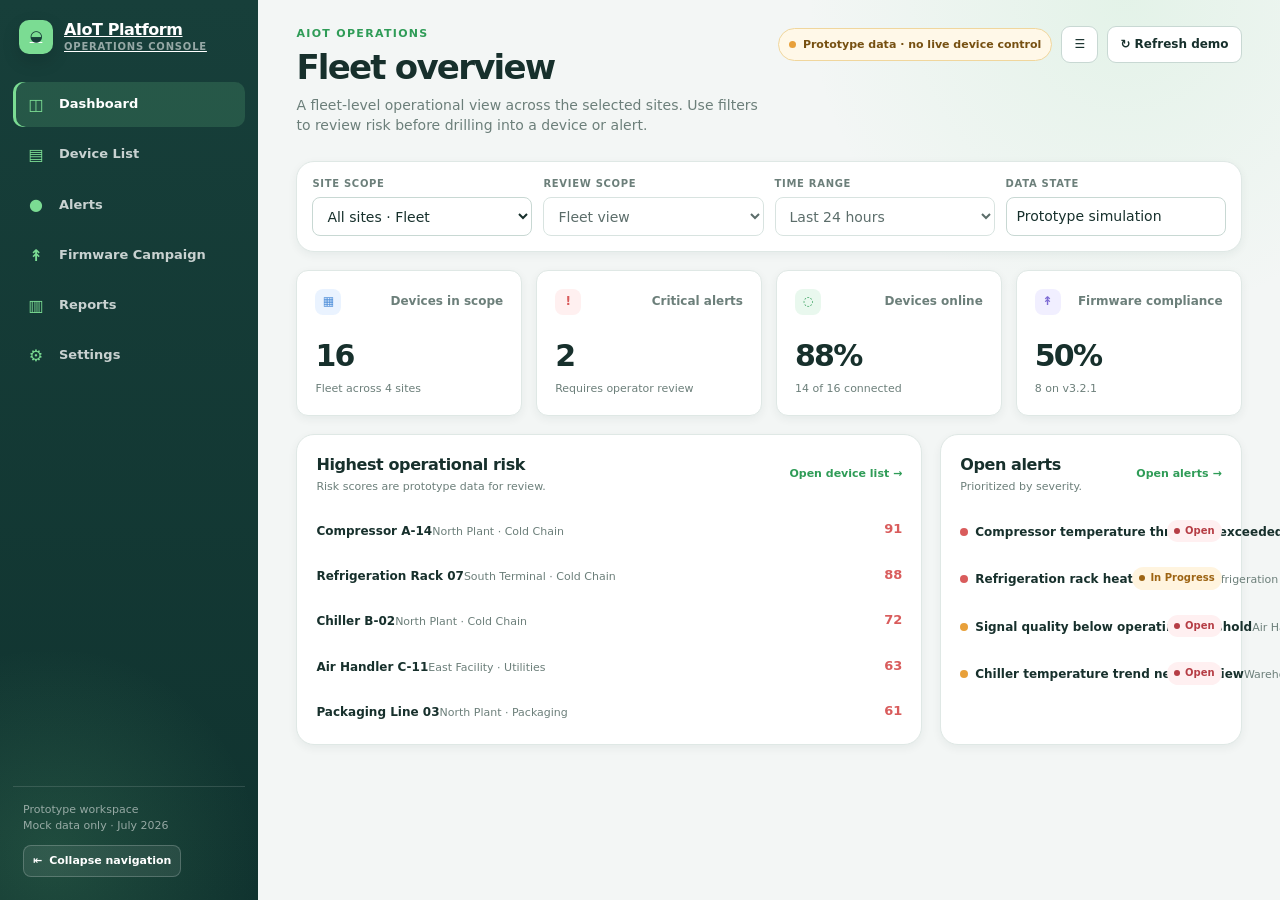
<file: 07. 배포·검증 (GitHub Pages)/site/index.html>
<!doctype html>
<html lang="en">
  <head>
    <meta charset="utf-8" />
    <meta name="viewport" content="width=device-width, initial-scale=1" />
    <meta
      name="description"
      content="AIoT Platform prototype for reviewing device operations, alerts, firmware campaigns, and reporting workflows."
    />
    <meta name="theme-color" content="#173f3a" />
    <title>AIoT Platform · Prototype</title>
    <link rel="stylesheet" href="./assets/css/styles.css?v=20260722-4" />
  </head>
  <body>
    <a class="skip-link" href="#main-content">Skip to main content</a>
    <div class="app-shell" id="app-shell">
      <aside class="sidebar" id="sidebar" aria-label="Primary navigation"></aside>
      <main class="main-content" id="main-content" tabindex="-1">
        <p class="app-loading" aria-live="polite">Preparing the AIoT operations dashboard…</p>
      </main>
    </div>
    <div class="toast-region" id="toast-region" aria-live="polite" aria-atomic="true"></div>
    <noscript>
      <p class="noscript-message">This prototype needs JavaScript to render the interactive demo.</p>
    </noscript>
    <script defer src="./assets/js/data.js?v=20260722-4"></script>
    <script defer src="./assets/js/app.js?v=20260722-4"></script>
  </body>
</html>
</file>
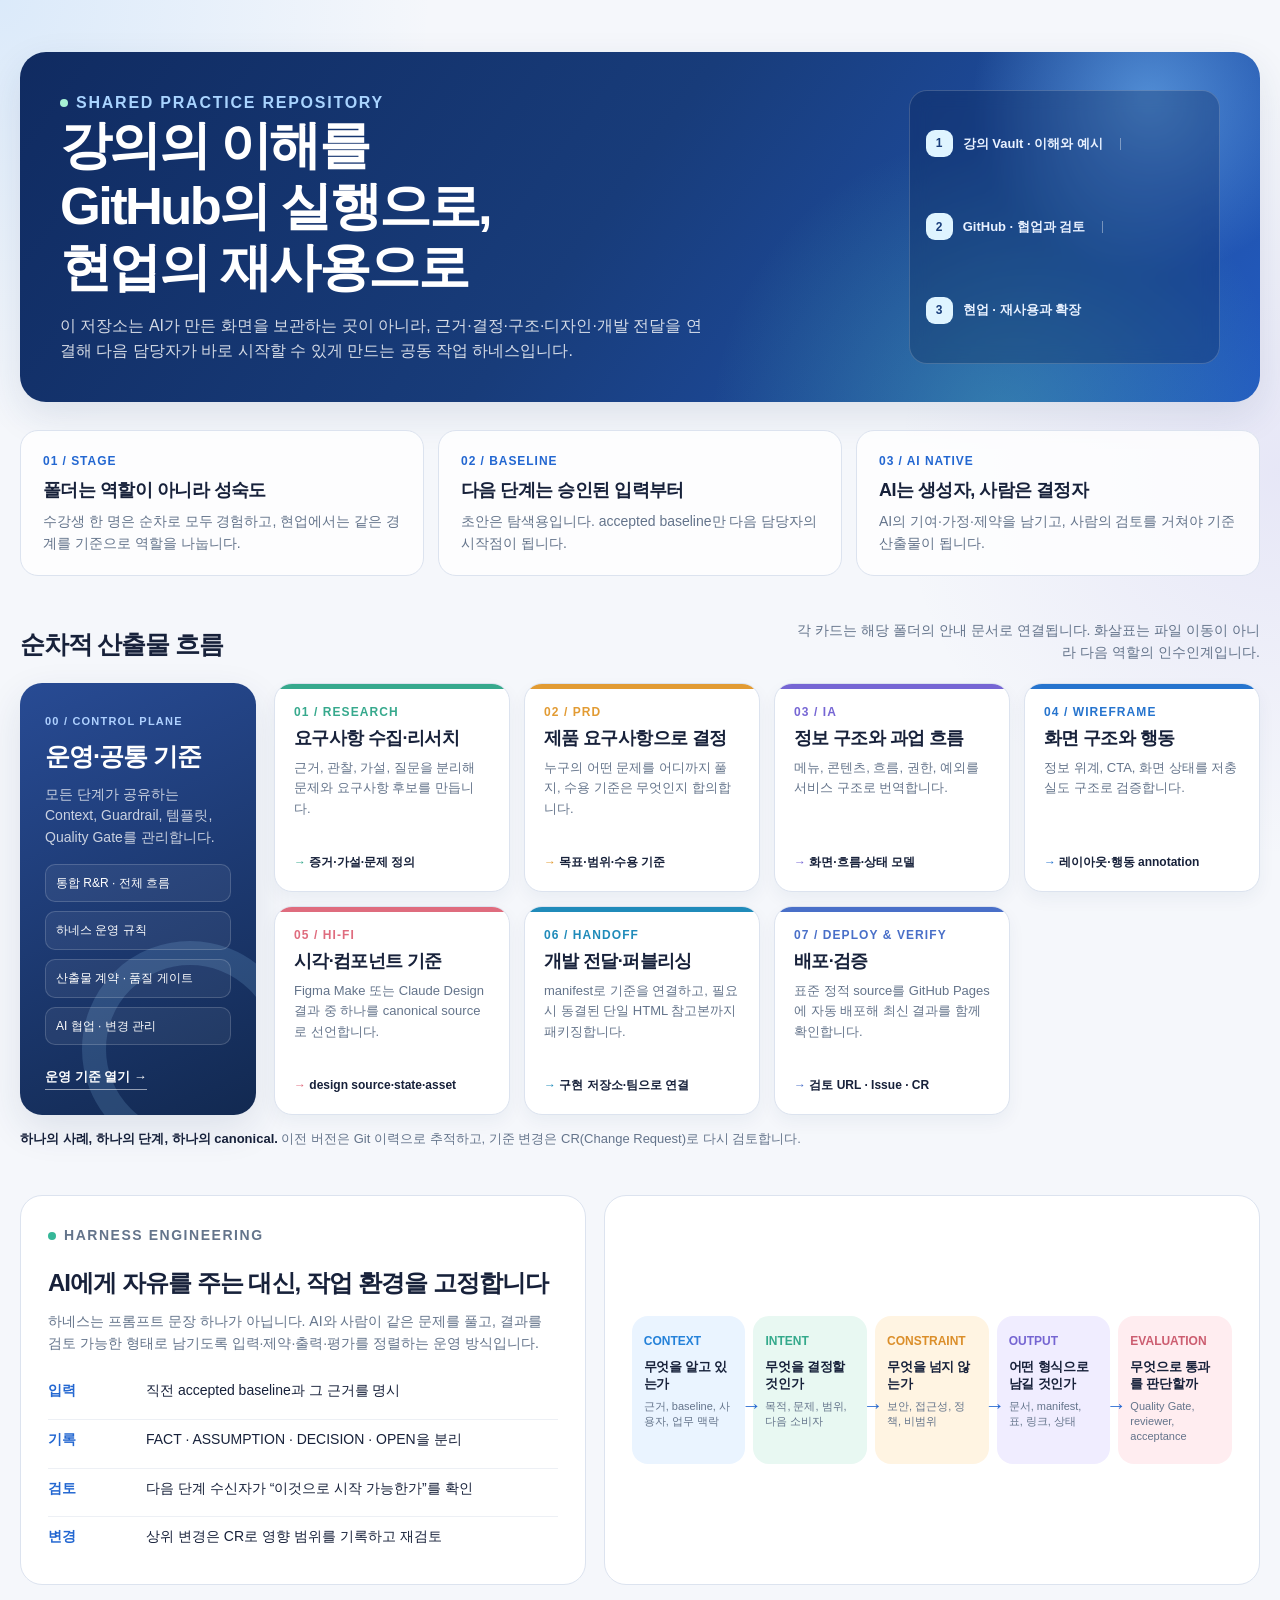
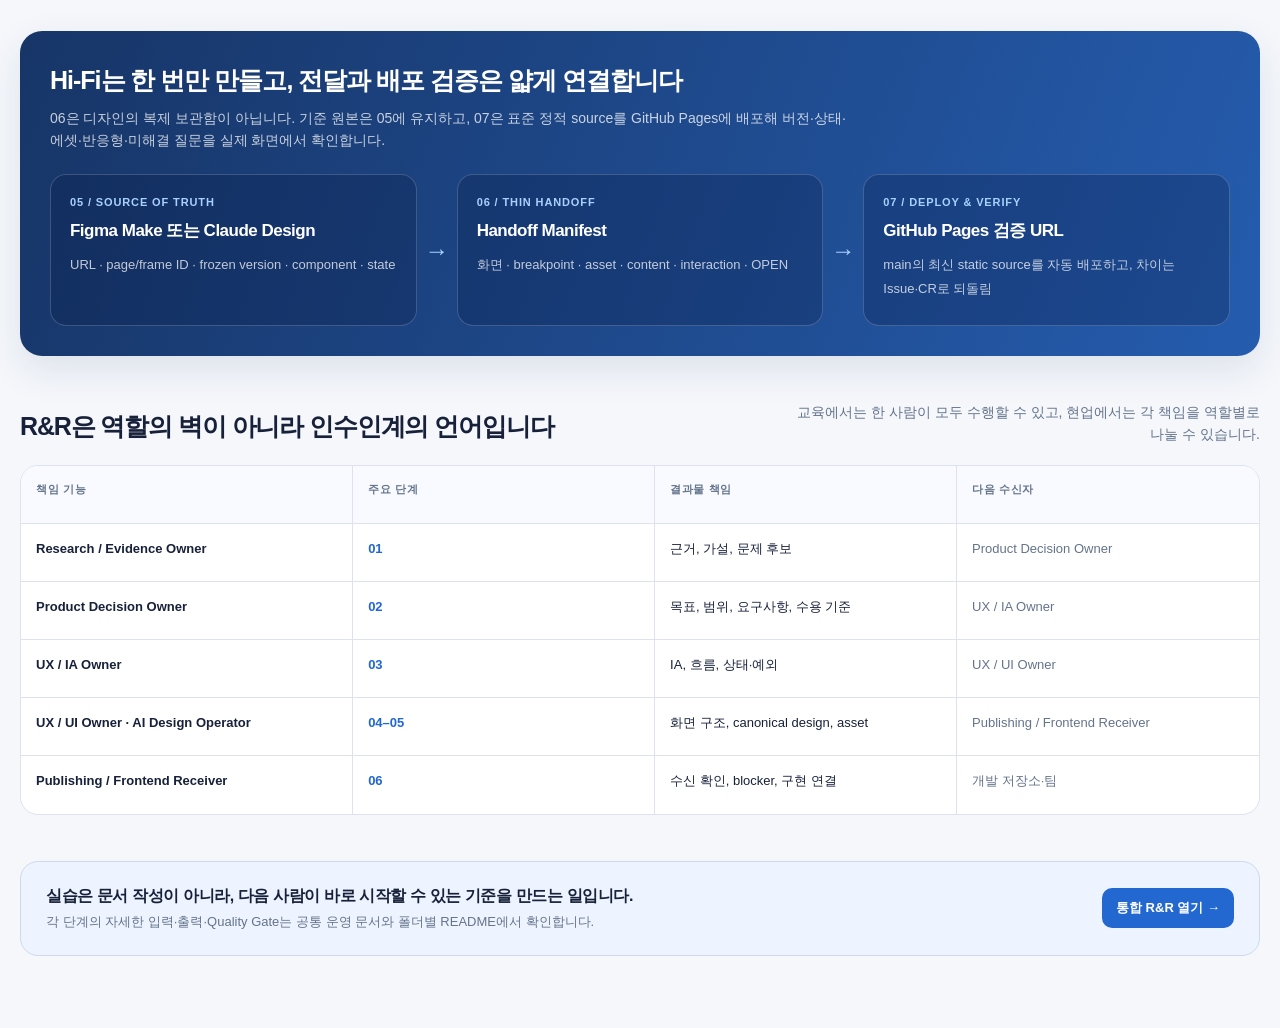
<file: 00. 운영·공통 기준/visual/00. AI Native Workflow Map.html>
<!doctype html>
<html lang="ko">
  <head>
    <meta charset="utf-8" />
    <meta name="viewport" content="width=device-width, initial-scale=1" />
    <meta
      name="description"
      content="AI Agent UI/UX Prototyping 공동 실습 저장소의 역할, 하네스, 단계별 인수인계 흐름을 한 화면으로 보여 주는 안내 지도"
    />
    <title>AI Native UI/UX Prototyping Workflow Map</title>
    <style>
      :root {
        --ink: #17213a;
        --muted: #64748b;
        --canvas: #f5f7fb;
        --surface: #ffffff;
        --line: #dce3ef;
        --navy: #183c7a;
        --blue: #2367d1;
        --sky: #5ca9f5;
        --mint: #36b798;
        --amber: #e9a23b;
        --lavender: #7e72d8;
        --rose: #db6878;
        --shadow: 0 14px 38px rgba(27, 54, 104, 0.11);
      }

      * {
        box-sizing: border-box;
      }

      html {
        scroll-behavior: smooth;
      }

      body {
        margin: 0;
        color: var(--ink);
        background:
          radial-gradient(circle at 0 0, rgba(91, 169, 245, 0.17), transparent 27rem),
          radial-gradient(circle at 100% 18%, rgba(126, 114, 216, 0.12), transparent 24rem),
          var(--canvas);
        font-family:
          Pretendard,
          "Apple SD Gothic Neo",
          "Noto Sans KR",
          -apple-system,
          BlinkMacSystemFont,
          "Segoe UI",
          sans-serif;
        line-height: 1.55;
      }

      a {
        color: inherit;
        text-decoration: none;
      }

      .page {
        width: min(1240px, calc(100% - 40px));
        margin: 0 auto;
        padding: 52px 0 72px;
      }

      .eyebrow {
        display: inline-flex;
        align-items: center;
        gap: 8px;
        margin: 0 0 14px;
        color: var(--blue);
        font-size: 12px;
        font-weight: 800;
        letter-spacing: 0.11em;
        text-transform: uppercase;
      }

      .eyebrow::before {
        width: 8px;
        height: 8px;
        border-radius: 99px;
        background: var(--mint);
        content: "";
      }

      .hero {
        display: grid;
        grid-template-columns: minmax(0, 1.45fr) minmax(280px, 0.55fr);
        gap: 28px;
        align-items: end;
        padding: 38px 40px;
        overflow: hidden;
        color: white;
        border-radius: 26px;
        background:
          radial-gradient(circle at 91% 14%, rgba(123, 193, 255, 0.55), transparent 11rem),
          radial-gradient(circle at 79% 106%, rgba(100, 226, 189, 0.3), transparent 18rem),
          linear-gradient(126deg, #102b61 0%, #183c7a 47%, #235bc0 100%);
        box-shadow: var(--shadow);
      }

      .hero .eyebrow {
        color: #a9d4ff;
      }

      .hero .eyebrow::before {
        background: #a6f2d5;
      }

      h1,
      h2,
      h3,
      p {
        margin-top: 0;
      }

      h1 {
        max-width: 800px;
        margin-bottom: 16px;
        font-size: clamp(31px, 4.1vw, 53px);
        line-height: 1.16;
        letter-spacing: -0.05em;
      }

      .hero p {
        max-width: 650px;
        margin-bottom: 0;
        color: rgba(255, 255, 255, 0.82);
        font-size: 16px;
      }

      .hero-route {
        display: grid;
        gap: 10px;
        align-self: stretch;
        padding: 16px;
        border: 1px solid rgba(255, 255, 255, 0.18);
        border-radius: 18px;
        background: rgba(7, 27, 68, 0.28);
        backdrop-filter: blur(9px);
      }

      .hero-route span {
        display: flex;
        align-items: center;
        gap: 10px;
        color: #e8f1ff;
        font-size: 13px;
        font-weight: 700;
      }

      .hero-route span:not(:last-child)::after {
        width: 1px;
        height: 12px;
        margin-left: 7px;
        background: rgba(255, 255, 255, 0.38);
        content: "";
      }

      .hero-route strong {
        display: grid;
        width: 27px;
        height: 27px;
        place-items: center;
        color: #183c7a;
        border-radius: 9px;
        background: #dff4ff;
        font-size: 12px;
      }

      .intro {
        display: grid;
        grid-template-columns: repeat(3, 1fr);
        gap: 14px;
        margin: 28px 0 44px;
      }

      .intro-card {
        min-height: 146px;
        padding: 21px 22px;
        border: 1px solid var(--line);
        border-radius: 18px;
        background: rgba(255, 255, 255, 0.82);
      }

      .intro-card b {
        display: block;
        margin-bottom: 7px;
        color: var(--blue);
        font-size: 12px;
        letter-spacing: 0.08em;
      }

      .intro-card h2 {
        margin-bottom: 6px;
        font-size: 18px;
        letter-spacing: -0.03em;
      }

      .intro-card p {
        margin-bottom: 0;
        color: var(--muted);
        font-size: 14px;
      }

      .section-head {
        display: flex;
        align-items: end;
        justify-content: space-between;
        gap: 16px;
        margin: 0 0 19px;
      }

      .section-head h2 {
        margin-bottom: 0;
        font-size: 25px;
        letter-spacing: -0.045em;
      }

      .section-head p {
        max-width: 470px;
        margin-bottom: 0;
        color: var(--muted);
        font-size: 14px;
        text-align: right;
      }

      .workflow-wrap {
        display: grid;
        grid-template-columns: 236px minmax(0, 1fr);
        gap: 18px;
        align-items: stretch;
      }

      .control-card {
        position: relative;
        display: flex;
        min-height: 432px;
        flex-direction: column;
        justify-content: space-between;
        padding: 25px;
        overflow: hidden;
        color: white;
        border-radius: 22px;
        background: linear-gradient(155deg, #284b94, #122951);
        box-shadow: var(--shadow);
      }

      .control-card::after {
        position: absolute;
        right: -42px;
        bottom: -42px;
        width: 168px;
        height: 168px;
        border: 24px solid rgba(150, 213, 255, 0.16);
        border-radius: 50%;
        content: "";
      }

      .control-card small {
        color: #afd1ff;
        font-size: 11px;
        font-weight: 800;
        letter-spacing: 0.11em;
      }

      .control-card h3 {
        margin: 8px 0 13px;
        font-size: 25px;
        line-height: 1.2;
        letter-spacing: -0.04em;
      }

      .control-card p {
        position: relative;
        z-index: 1;
        color: rgba(255, 255, 255, 0.76);
        font-size: 14px;
      }

      .control-list {
        position: relative;
        z-index: 1;
        display: grid;
        gap: 9px;
        margin: 15px 0 0;
        padding: 0;
        list-style: none;
      }

      .control-list li {
        padding: 9px 10px;
        border: 1px solid rgba(255, 255, 255, 0.17);
        border-radius: 10px;
        background: rgba(255, 255, 255, 0.06);
        font-size: 12px;
      }

      .control-card .open-link {
        position: relative;
        z-index: 1;
        width: max-content;
        padding-bottom: 2px;
        border-bottom: 1px solid rgba(255, 255, 255, 0.54);
        color: white;
        font-size: 13px;
        font-weight: 700;
      }

      .stages {
        display: grid;
        grid-template-columns: repeat(4, minmax(0, 1fr));
        gap: 14px;
      }

      .stage {
        position: relative;
        display: flex;
        min-height: 209px;
        flex-direction: column;
        padding: 19px;
        overflow: hidden;
        border: 1px solid var(--line);
        border-radius: 18px;
        background: var(--surface);
        box-shadow: 0 7px 17px rgba(28, 55, 96, 0.05);
        transition: transform 160ms ease, box-shadow 160ms ease;
      }

      .stage:hover {
        transform: translateY(-3px);
        box-shadow: 0 14px 28px rgba(28, 55, 96, 0.13);
      }

      .stage::before {
        position: absolute;
        top: 0;
        left: 0;
        width: 100%;
        height: 5px;
        background: var(--accent);
        content: "";
      }

      .stage .num {
        color: var(--accent);
        font-size: 12px;
        font-weight: 900;
        letter-spacing: 0.09em;
      }

      .stage h3 {
        margin: 6px 0 8px;
        font-size: 18px;
        line-height: 1.27;
        letter-spacing: -0.035em;
      }

      .stage p {
        margin-bottom: 13px;
        color: var(--muted);
        font-size: 13px;
      }

      .stage .handoff {
        margin-top: auto;
        color: var(--ink);
        font-size: 12px;
        font-weight: 700;
      }

      .stage .handoff span {
        color: var(--accent);
      }

      .research {
        --accent: #37a98d;
      }

      .prd {
        --accent: #e29b33;
      }

      .ia {
        --accent: #7666d4;
      }

      .wireframe {
        --accent: #2674ce;
      }

      .hifi {
        --accent: #df6c7e;
      }

      .handoff-stage {
        --accent: #208bba;
      }

      .deploy-stage {
        --accent: #496fc8;
      }

      .caption {
        margin: 14px 0 0;
        color: var(--muted);
        font-size: 13px;
      }

      .caption strong {
        color: var(--ink);
      }

      .harness {
        display: grid;
        grid-template-columns: 1fr 1.16fr;
        gap: 18px;
        margin-top: 46px;
      }

      .harness-copy,
      .harness-loop {
        padding: 27px;
        border: 1px solid var(--line);
        border-radius: 22px;
        background: var(--surface);
      }

      .harness-copy h2 {
        margin-bottom: 10px;
        font-size: 24px;
        letter-spacing: -0.04em;
      }

      .harness-copy p {
        margin-bottom: 17px;
        color: var(--muted);
        font-size: 14px;
      }

      .harness-copy ul {
        display: grid;
        gap: 8px;
        margin: 0;
        padding: 0;
        list-style: none;
      }

      .harness-copy li {
        display: flex;
        gap: 10px;
        align-items: start;
        padding: 9px 0;
        border-top: 1px solid #edf0f5;
        font-size: 14px;
      }

      .harness-copy li:first-child {
        border-top: 0;
      }

      .harness-copy li b {
        min-width: 88px;
        color: var(--blue);
      }

      .loop-grid {
        display: grid;
        grid-template-columns: repeat(5, minmax(0, 1fr));
        gap: 8px;
        align-items: center;
        height: 100%;
      }

      .loop-step {
        position: relative;
        min-height: 148px;
        padding: 16px 12px;
        border-radius: 16px;
        background: var(--soft);
      }

      .loop-step:not(:last-child)::after {
        position: absolute;
        top: 50%;
        right: -12px;
        z-index: 1;
        width: 16px;
        color: var(--blue);
        content: "→";
        font-size: 20px;
        font-weight: 800;
        text-align: center;
      }

      .loop-step b {
        display: block;
        margin-bottom: 8px;
        color: var(--accent);
        font-size: 12px;
      }

      .loop-step span {
        display: block;
        font-size: 13px;
        font-weight: 800;
        line-height: 1.3;
        letter-spacing: -0.02em;
      }

      .loop-step small {
        display: block;
        margin-top: 7px;
        color: var(--muted);
        font-size: 11px;
        line-height: 1.35;
      }

      .context {
        --accent: #2481d9;
        --soft: #eaf4ff;
      }

      .intent {
        --accent: #33a98b;
        --soft: #e8f8f2;
      }

      .constraint {
        --accent: #db8e29;
        --soft: #fff4e2;
      }

      .output {
        --accent: #7565d2;
        --soft: #f0edff;
      }

      .evaluation {
        --accent: #cc5d70;
        --soft: #ffedf0;
      }

      .handoff-panel {
        margin-top: 46px;
        padding: 30px;
        color: white;
        border-radius: 22px;
        background: linear-gradient(110deg, #173567, #255cae);
        box-shadow: var(--shadow);
      }

      .handoff-panel h2 {
        margin-bottom: 8px;
        font-size: 25px;
        letter-spacing: -0.04em;
      }

      .handoff-panel > p {
        max-width: 800px;
        margin-bottom: 23px;
        color: rgba(255, 255, 255, 0.76);
        font-size: 14px;
      }

      .handoff-flow {
        display: grid;
        grid-template-columns: minmax(0, 1fr) 40px minmax(0, 1fr) 40px minmax(0, 1fr);
        align-items: stretch;
      }

      .handoff-box {
        min-height: 152px;
        padding: 19px;
        border: 1px solid rgba(255, 255, 255, 0.18);
        border-radius: 16px;
        background: rgba(8, 28, 70, 0.28);
      }

      .handoff-box small {
        display: block;
        margin-bottom: 7px;
        color: #a8d1ff;
        font-size: 11px;
        font-weight: 800;
        letter-spacing: 0.08em;
      }

      .handoff-box b {
        display: block;
        margin-bottom: 7px;
        font-size: 17px;
        letter-spacing: -0.03em;
      }

      .handoff-box span {
        color: rgba(255, 255, 255, 0.74);
        font-size: 13px;
      }

      .handoff-arrow {
        display: grid;
        place-items: center;
        color: #a8d1ff;
        font-size: 24px;
        font-weight: 800;
      }

      .matrix {
        margin-top: 46px;
      }

      .matrix-grid {
        display: grid;
        grid-template-columns: 1.1fr repeat(3, 1fr);
        overflow: hidden;
        border: 1px solid var(--line);
        border-radius: 18px;
        background: var(--surface);
      }

      .matrix-grid > div {
        min-height: 58px;
        padding: 15px;
        border-right: 1px solid var(--line);
        border-bottom: 1px solid var(--line);
        font-size: 13px;
      }

      .matrix-grid > div:nth-child(4n) {
        border-right: 0;
      }

      .matrix-grid > div:nth-last-child(-n + 4) {
        border-bottom: 0;
      }

      .matrix-grid .head {
        color: var(--muted);
        background: #f8faff;
        font-size: 11px;
        font-weight: 800;
        letter-spacing: 0.06em;
        text-transform: uppercase;
      }

      .matrix-grid .role {
        font-weight: 800;
      }

      .matrix-grid .stage-cell {
        color: var(--blue);
        font-weight: 700;
      }

      .matrix-grid .receive {
        color: var(--muted);
      }

      .closing {
        display: flex;
        align-items: center;
        justify-content: space-between;
        gap: 20px;
        margin-top: 46px;
        padding: 22px 25px;
        border: 1px solid #ccd9ee;
        border-radius: 18px;
        background: #edf4ff;
      }

      .closing b {
        font-size: 16px;
        letter-spacing: -0.025em;
      }

      .closing p {
        margin: 4px 0 0;
        color: var(--muted);
        font-size: 13px;
      }

      .closing a {
        flex: 0 0 auto;
        padding: 10px 14px;
        color: white;
        border-radius: 10px;
        background: var(--blue);
        font-size: 13px;
        font-weight: 800;
      }

      @media (max-width: 920px) {
        .hero,
        .harness,
        .workflow-wrap {
          grid-template-columns: 1fr;
        }

        .control-card {
          min-height: 250px;
        }

        .loop-grid {
          grid-template-columns: repeat(5, 1fr);
        }
      }

      @media (max-width: 700px) {
        .page {
          width: min(100% - 24px, 1240px);
          padding-top: 18px;
        }

        .hero {
          padding: 28px 23px;
          border-radius: 19px;
        }

        .intro,
        .stages {
          grid-template-columns: 1fr;
        }

        .section-head {
          display: block;
        }

        .section-head p {
          margin-top: 7px;
          text-align: left;
        }

        .loop-grid {
          grid-template-columns: 1fr;
        }

        .loop-step {
          min-height: 0;
        }

        .loop-step:not(:last-child)::after {
          top: auto;
          right: auto;
          bottom: -24px;
          left: 50%;
          transform: rotate(90deg);
        }

        .handoff-flow {
          grid-template-columns: 1fr;
          gap: 12px;
        }

        .handoff-arrow {
          height: 22px;
          transform: rotate(90deg);
        }

        .matrix-grid {
          grid-template-columns: 1fr;
        }

        .matrix-grid > div,
        .matrix-grid > div:nth-child(4n),
        .matrix-grid > div:nth-last-child(-n + 4) {
          border-right: 0;
          border-bottom: 1px solid var(--line);
        }

        .matrix-grid > div:last-child {
          border-bottom: 0;
        }

        .matrix-grid .head {
          display: none;
        }

        .matrix-grid .role {
          padding-bottom: 4px;
          background: #f8faff;
        }

        .closing {
          display: block;
        }

        .closing a {
          display: inline-block;
          margin-top: 14px;
        }
      }
    </style>
  </head>
  <body>
    <main class="page">
      <header class="hero">
        <div>
          <p class="eyebrow">Shared practice repository</p>
          <h1>강의의 이해를<br />GitHub의 실행으로,<br />현업의 재사용으로</h1>
          <p>
            이 저장소는 AI가 만든 화면을 보관하는 곳이 아니라, 근거·결정·구조·디자인·개발 전달을
            연결해 다음 담당자가 바로 시작할 수 있게 만드는 공동 작업 하네스입니다.
          </p>
        </div>
        <div class="hero-route" aria-label="교육에서 현업으로 이어지는 경로">
          <span><strong>1</strong> 강의 Vault · 이해와 예시</span>
          <span><strong>2</strong> GitHub · 협업과 검토</span>
          <span><strong>3</strong> 현업 · 재사용과 확장</span>
        </div>
      </header>

      <section class="intro" aria-label="핵심 원칙">
        <article class="intro-card">
          <b>01 / STAGE</b>
          <h2>폴더는 역할이 아니라 성숙도</h2>
          <p>수강생 한 명은 순차로 모두 경험하고, 현업에서는 같은 경계를 기준으로 역할을 나눕니다.</p>
        </article>
        <article class="intro-card">
          <b>02 / BASELINE</b>
          <h2>다음 단계는 승인된 입력부터</h2>
          <p>초안은 탐색용입니다. accepted baseline만 다음 담당자의 시작점이 됩니다.</p>
        </article>
        <article class="intro-card">
          <b>03 / AI NATIVE</b>
          <h2>AI는 생성자, 사람은 결정자</h2>
          <p>AI의 기여·가정·제약을 남기고, 사람의 검토를 거쳐야 기준 산출물이 됩니다.</p>
        </article>
      </section>

      <section aria-labelledby="workflow-title">
        <div class="section-head">
          <h2 id="workflow-title">순차적 산출물 흐름</h2>
          <p>각 카드는 해당 폴더의 안내 문서로 연결됩니다. 화살표는 파일 이동이 아니라 다음 역할의 인수인계입니다.</p>
        </div>

        <div class="workflow-wrap">
          <a class="control-card" href="../00. 통합 R&R 및 전체 작업 흐름.md">
            <div>
              <small>00 / CONTROL PLANE</small>
              <h3>운영·공통 기준</h3>
              <p>모든 단계가 공유하는 Context, Guardrail, 템플릿, Quality Gate를 관리합니다.</p>
              <ul class="control-list">
                <li>통합 R&amp;R · 전체 흐름</li>
                <li>하네스 운영 규칙</li>
                <li>산출물 계약 · 품질 게이트</li>
                <li>AI 협업 · 변경 관리</li>
              </ul>
            </div>
            <span class="open-link">운영 기준 열기 →</span>
          </a>

          <div class="stages">
            <a class="stage research" href="../../01.%20요구사항%20수집·리서치/README.md">
              <span class="num">01 / RESEARCH</span>
              <h3>요구사항 수집·리서치</h3>
              <p>근거, 관찰, 가설, 질문을 분리해 문제와 요구사항 후보를 만듭니다.</p>
              <span class="handoff"><span>→</span> 증거·가설·문제 정의</span>
            </a>
            <a class="stage prd" href="../../02.%20PRD/README.md">
              <span class="num">02 / PRD</span>
              <h3>제품 요구사항으로 결정</h3>
              <p>누구의 어떤 문제를 어디까지 풀지, 수용 기준은 무엇인지 합의합니다.</p>
              <span class="handoff"><span>→</span> 목표·범위·수용 기준</span>
            </a>
            <a class="stage ia" href="../../03.%20IA/README.md">
              <span class="num">03 / IA</span>
              <h3>정보 구조와 과업 흐름</h3>
              <p>메뉴, 콘텐츠, 흐름, 권한, 예외를 서비스 구조로 번역합니다.</p>
              <span class="handoff"><span>→</span> 화면·흐름·상태 모델</span>
            </a>
            <a class="stage wireframe" href="../../04.%20Wireframe/README.md">
              <span class="num">04 / WIREFRAME</span>
              <h3>화면 구조와 행동</h3>
              <p>정보 위계, CTA, 화면 상태를 저충실도 구조로 검증합니다.</p>
              <span class="handoff"><span>→</span> 레이아웃·행동 annotation</span>
            </a>
            <a class="stage hifi" href="../../05.%20Hi-Fi%20Design%20%28Figma%20Make%2C%20Claude%20Design%29/README.md">
              <span class="num">05 / HI-FI</span>
              <h3>시각·컴포넌트 기준</h3>
              <p>Figma Make 또는 Claude Design 결과 중 하나를 canonical source로 선언합니다.</p>
              <span class="handoff"><span>→</span> design source·state·asset</span>
            </a>
            <a class="stage handoff-stage" href="../../06.%20개발%20전달·퍼블리싱/README.md">
              <span class="num">06 / HANDOFF</span>
              <h3>개발 전달·퍼블리싱</h3>
              <p>manifest로 기준을 연결하고, 필요 시 동결된 단일 HTML 참고본까지 패키징합니다.</p>
              <span class="handoff"><span>→</span> 구현 저장소·팀으로 연결</span>
            </a>
            <a class="stage deploy-stage" href="../../07.%20배포·검증%20%28GitHub%20Pages%29/README.md">
              <span class="num">07 / DEPLOY &amp; VERIFY</span>
              <h3>배포·검증</h3>
              <p>표준 정적 source를 GitHub Pages에 자동 배포해 최신 결과를 함께 확인합니다.</p>
              <span class="handoff"><span>→</span> 검토 URL · Issue · CR</span>
            </a>
          </div>
        </div>
        <p class="caption">
          <strong>하나의 사례, 하나의 단계, 하나의 canonical.</strong> 이전 버전은 Git 이력으로 추적하고, 기준 변경은 CR(Change Request)로 다시 검토합니다.
        </p>
      </section>

      <section class="harness" aria-labelledby="harness-title">
        <div class="harness-copy">
          <p class="eyebrow">Harness engineering</p>
          <h2 id="harness-title">AI에게 자유를 주는 대신, 작업 환경을 고정합니다</h2>
          <p>
            하네스는 프롬프트 문장 하나가 아닙니다. AI와 사람이 같은 문제를 풀고, 결과를 검토 가능한
            형태로 남기도록 입력·제약·출력·평가를 정렬하는 운영 방식입니다.
          </p>
          <ul>
            <li><b>입력</b><span>직전 accepted baseline과 그 근거를 명시</span></li>
            <li><b>기록</b><span>FACT · ASSUMPTION · DECISION · OPEN을 분리</span></li>
            <li><b>검토</b><span>다음 단계 수신자가 “이것으로 시작 가능한가”를 확인</span></li>
            <li><b>변경</b><span>상위 변경은 CR로 영향 범위를 기록하고 재검토</span></li>
          </ul>
        </div>
        <div class="harness-loop" aria-label="AI 작업 하네스 5단계">
          <div class="loop-grid">
            <div class="loop-step context">
              <b>CONTEXT</b>
              <span>무엇을 알고 있는가</span>
              <small>근거, baseline, 사용자, 업무 맥락</small>
            </div>
            <div class="loop-step intent">
              <b>INTENT</b>
              <span>무엇을 결정할 것인가</span>
              <small>목적, 문제, 범위, 다음 소비자</small>
            </div>
            <div class="loop-step constraint">
              <b>CONSTRAINT</b>
              <span>무엇을 넘지 않는가</span>
              <small>보안, 접근성, 정책, 비범위</small>
            </div>
            <div class="loop-step output">
              <b>OUTPUT</b>
              <span>어떤 형식으로 남길 것인가</span>
              <small>문서, manifest, 표, 링크, 상태</small>
            </div>
            <div class="loop-step evaluation">
              <b>EVALUATION</b>
              <span>무엇으로 통과를 판단할까</span>
              <small>Quality Gate, reviewer, acceptance</small>
            </div>
          </div>
        </div>
      </section>

      <section class="handoff-panel" aria-labelledby="handoff-title">
        <h2 id="handoff-title">Hi-Fi는 한 번만 만들고, 전달과 배포 검증은 얇게 연결합니다</h2>
        <p>
          06은 디자인의 복제 보관함이 아닙니다. 기준 원본은 05에 유지하고, 07은 표준 정적 source를
          GitHub Pages에 배포해 버전·상태·에셋·반응형·미해결 질문을 실제 화면에서 확인합니다.
        </p>
        <div class="handoff-flow">
          <div class="handoff-box">
            <small>05 / SOURCE OF TRUTH</small>
            <b>Figma Make 또는 Claude Design</b>
            <span>URL · page/frame ID · frozen version · component · state</span>
          </div>
          <div class="handoff-arrow" aria-hidden="true">→</div>
          <div class="handoff-box">
            <small>06 / THIN HANDOFF</small>
            <b>Handoff Manifest</b>
            <span>화면 · breakpoint · asset · content · interaction · OPEN</span>
          </div>
          <div class="handoff-arrow" aria-hidden="true">→</div>
          <div class="handoff-box">
            <small>07 / DEPLOY &amp; VERIFY</small>
            <b>GitHub Pages 검증 URL</b>
            <span>main의 최신 static source를 자동 배포하고, 차이는 Issue·CR로 되돌림</span>
          </div>
        </div>
      </section>

      <section class="matrix" aria-labelledby="roles-title">
        <div class="section-head">
          <h2 id="roles-title">R&amp;R은 역할의 벽이 아니라 인수인계의 언어입니다</h2>
          <p>교육에서는 한 사람이 모두 수행할 수 있고, 현업에서는 각 책임을 역할별로 나눌 수 있습니다.</p>
        </div>
        <div class="matrix-grid" role="table" aria-label="핵심 역할과 인수인계">
          <div class="head" role="columnheader">책임 기능</div>
          <div class="head" role="columnheader">주요 단계</div>
          <div class="head" role="columnheader">결과물 책임</div>
          <div class="head" role="columnheader">다음 수신자</div>

          <div class="role" role="cell">Research / Evidence Owner</div>
          <div class="stage-cell" role="cell">01</div>
          <div role="cell">근거, 가설, 문제 후보</div>
          <div class="receive" role="cell">Product Decision Owner</div>

          <div class="role" role="cell">Product Decision Owner</div>
          <div class="stage-cell" role="cell">02</div>
          <div role="cell">목표, 범위, 요구사항, 수용 기준</div>
          <div class="receive" role="cell">UX / IA Owner</div>

          <div class="role" role="cell">UX / IA Owner</div>
          <div class="stage-cell" role="cell">03</div>
          <div role="cell">IA, 흐름, 상태·예외</div>
          <div class="receive" role="cell">UX / UI Owner</div>

          <div class="role" role="cell">UX / UI Owner · AI Design Operator</div>
          <div class="stage-cell" role="cell">04–05</div>
          <div role="cell">화면 구조, canonical design, asset</div>
          <div class="receive" role="cell">Publishing / Frontend Receiver</div>

          <div class="role" role="cell">Publishing / Frontend Receiver</div>
          <div class="stage-cell" role="cell">06</div>
          <div role="cell">수신 확인, blocker, 구현 연결</div>
          <div class="receive" role="cell">개발 저장소·팀</div>
        </div>
      </section>

      <footer class="closing">
        <div>
          <b>실습은 문서 작성이 아니라, 다음 사람이 바로 시작할 수 있는 기준을 만드는 일입니다.</b>
          <p>각 단계의 자세한 입력·출력·Quality Gate는 공통 운영 문서와 폴더별 README에서 확인합니다.</p>
        </div>
        <a href="../00. 통합 R&R 및 전체 작업 흐름.md">통합 R&amp;R 열기 →</a>
      </footer>
    </main>
  </body>
</html>
</file>
<file: 07. 배포·검증 (GitHub Pages)/site/assets/css/styles.css>
:root {
  --canvas: #f3f6f5;
  --surface: #ffffff;
  --surface-muted: #f8faf9;
  --nav: #173f3a;
  --nav-deep: #10332f;
  --ink: #17302c;
  --muted: #6c7f7a;
  --line: #dfe8e5;
  --line-strong: #c8d8d3;
  --lime: #7bdc93;
  --lime-deep: #2f9c57;
  --blue: #4b8cd8;
  --amber: #e8a03a;
  --red: #d95c5c;
  --violet: #7e6cd4;
  --shadow-sm: 0 3px 10px rgba(18, 52, 47, 0.06);
  --shadow-md: 0 16px 40px rgba(18, 52, 47, 0.13);
  --radius-lg: 18px;
  --radius-md: 12px;
  --sidebar-width: 258px;
  --transition: 160ms ease;
  font-family:
    Inter,
    ui-sans-serif,
    system-ui,
    -apple-system,
    BlinkMacSystemFont,
    "Segoe UI",
    sans-serif;
  color: var(--ink);
  background: var(--canvas);
}

* {
  box-sizing: border-box;
}

html {
  min-width: 320px;
  background: var(--canvas);
}

body {
  min-height: 100vh;
  margin: 0;
  background:
    radial-gradient(circle at 88% 0%, rgba(123, 220, 147, 0.13), transparent 20rem),
    var(--canvas);
  font-size: 14px;
  line-height: 1.45;
}

button,
input,
select {
  font: inherit;
}

button {
  cursor: pointer;
}

button:focus-visible,
a:focus-visible,
input:focus-visible,
select:focus-visible {
  outline: 3px solid rgba(75, 140, 216, 0.45);
  outline-offset: 2px;
}

.skip-link {
  position: fixed;
  z-index: 100;
  top: -60px;
  left: 18px;
  padding: 10px 14px;
  color: #fff;
  border-radius: 8px;
  background: var(--blue);
  font-weight: 800;
  transition: top var(--transition);
}

.skip-link:focus {
  top: 18px;
}

.app-shell {
  display: grid;
  min-height: 100vh;
  grid-template-columns: var(--sidebar-width) minmax(0, 1fr);
  transition: grid-template-columns var(--transition);
}

.app-shell.is-sidebar-collapsed {
  --sidebar-width: 78px;
}

.sidebar {
  position: sticky;
  top: 0;
  display: flex;
  height: 100vh;
  min-height: 540px;
  flex-direction: column;
  padding: 18px 13px;
  overflow: hidden;
  color: rgba(255, 255, 255, 0.86);
  background:
    radial-gradient(circle at 20% 95%, rgba(123, 220, 147, 0.15), transparent 13rem),
    linear-gradient(180deg, var(--nav), var(--nav-deep));
}

.brand {
  display: flex;
  min-width: 218px;
  align-items: center;
  gap: 11px;
  margin: 2px 6px 28px;
  color: #fff;
  font-weight: 800;
  letter-spacing: -0.03em;
}

.brand-mark {
  display: grid;
  width: 34px;
  height: 34px;
  flex: 0 0 auto;
  place-items: center;
  color: var(--nav);
  border-radius: 10px;
  background: var(--lime);
  box-shadow: 0 7px 18px rgba(0, 0, 0, 0.14);
  font-size: 15px;
}

.brand-copy {
  display: grid;
  line-height: 1.08;
}

.brand-copy strong {
  font-size: 16px;
}

.brand-copy small {
  margin-top: 4px;
  color: rgba(255, 255, 255, 0.55);
  font-size: 10px;
  font-weight: 700;
  letter-spacing: 0.08em;
  text-transform: uppercase;
}

.side-nav {
  display: grid;
  gap: 5px;
}

.nav-button {
  display: flex;
  width: 100%;
  min-width: 218px;
  align-items: center;
  gap: 12px;
  padding: 11px 12px;
  color: rgba(255, 255, 255, 0.77);
  border: 0;
  border-radius: 10px;
  background: transparent;
  font-size: 13px;
  font-weight: 700;
  text-align: left;
  transition: color var(--transition), background var(--transition);
}

.nav-button:hover {
  color: #fff;
  background: rgba(255, 255, 255, 0.08);
}

.nav-button.is-active {
  color: #fff;
  background: rgba(123, 220, 147, 0.16);
  box-shadow: inset 3px 0 0 var(--lime);
}

.nav-icon {
  display: grid;
  width: 22px;
  flex: 0 0 22px;
  place-items: center;
  color: var(--lime);
  font-size: 16px;
}

.sidebar-footer {
  display: grid;
  gap: 11px;
  min-width: 218px;
  margin-top: auto;
  padding: 15px 10px 5px;
  border-top: 1px solid rgba(255, 255, 255, 0.13);
}

.sidebar-footer p {
  margin: 0;
  color: rgba(255, 255, 255, 0.54);
  font-size: 11px;
}

.sidebar-toggle {
  display: inline-flex;
  width: max-content;
  align-items: center;
  gap: 7px;
  padding: 7px 9px;
  color: #fff;
  border: 1px solid rgba(255, 255, 255, 0.2);
  border-radius: 8px;
  background: rgba(255, 255, 255, 0.08);
  font-size: 11px;
  font-weight: 800;
}

.app-shell.is-sidebar-collapsed .brand-copy,
.app-shell.is-sidebar-collapsed .nav-label,
.app-shell.is-sidebar-collapsed .sidebar-footer p,
.app-shell.is-sidebar-collapsed .sidebar-toggle-label {
  display: none;
}

.app-shell.is-sidebar-collapsed .brand,
.app-shell.is-sidebar-collapsed .nav-button,
.app-shell.is-sidebar-collapsed .sidebar-footer {
  min-width: 0;
}

.app-shell.is-sidebar-collapsed .brand {
  justify-content: center;
  margin-right: 0;
  margin-left: 0;
}

.app-shell.is-sidebar-collapsed .nav-button {
  justify-content: center;
  padding-right: 7px;
  padding-left: 7px;
}

.app-shell.is-sidebar-collapsed .sidebar-footer {
  padding-right: 0;
  padding-left: 0;
  justify-items: center;
}

.app-shell.is-sidebar-collapsed .sidebar-toggle {
  width: 36px;
  justify-content: center;
  padding-right: 7px;
  padding-left: 7px;
}

.main-content {
  min-width: 0;
  padding: 26px clamp(20px, 3vw, 46px) 56px;
}

.page-head {
  display: flex;
  align-items: flex-start;
  justify-content: space-between;
  gap: 20px;
  margin-bottom: 25px;
}

.page-kicker {
  margin: 0 0 6px;
  color: var(--lime-deep);
  font-size: 11px;
  font-weight: 900;
  letter-spacing: 0.12em;
  text-transform: uppercase;
}

.page-title {
  margin: 0;
  color: var(--ink);
  font-size: clamp(26px, 3.3vw, 34px);
  line-height: 1.12;
  letter-spacing: -0.052em;
}

.page-subtitle {
  max-width: 680px;
  margin: 9px 0 0;
  color: var(--muted);
  font-size: 14px;
}

.head-actions {
  display: flex;
  flex: 0 0 auto;
  align-items: center;
  gap: 9px;
}

.demo-badge {
  display: inline-flex;
  align-items: center;
  gap: 7px;
  padding: 8px 10px;
  color: #765011;
  border: 1px solid #f0d69d;
  border-radius: 99px;
  background: #fff8e8;
  font-size: 11px;
  font-weight: 800;
  white-space: nowrap;
}

.demo-badge::before {
  width: 7px;
  height: 7px;
  border-radius: 50%;
  background: var(--amber);
  content: "";
}

.icon-button,
.secondary-button,
.primary-button,
.danger-button {
  display: inline-flex;
  min-height: 37px;
  align-items: center;
  justify-content: center;
  gap: 7px;
  padding: 8px 12px;
  border-radius: 9px;
  font-size: 12px;
  font-weight: 800;
  transition: transform var(--transition), box-shadow var(--transition), background var(--transition);
}

.icon-button:hover,
.secondary-button:hover,
.primary-button:hover,
.danger-button:hover {
  transform: translateY(-1px);
}

.icon-button {
  width: 37px;
  padding: 0;
  color: var(--ink);
  border: 1px solid var(--line-strong);
  background: var(--surface);
}

.secondary-button {
  color: var(--ink);
  border: 1px solid var(--line-strong);
  background: var(--surface);
}

.primary-button {
  color: #0f332a;
  border: 1px solid #70c987;
  background: var(--lime);
  box-shadow: 0 6px 14px rgba(47, 156, 87, 0.18);
}

.danger-button {
  color: #fff;
  border: 1px solid #bf3f45;
  background: var(--red);
}

.panel {
  border: 1px solid var(--line);
  border-radius: var(--radius-lg);
  background: var(--surface);
  box-shadow: var(--shadow-sm);
}

.filter-panel {
  display: grid;
  grid-template-columns: repeat(4, minmax(0, 1fr));
  gap: 11px;
  margin-bottom: 18px;
  padding: 15px;
}

.field {
  display: grid;
  gap: 6px;
}

.field label {
  color: var(--muted);
  font-size: 10px;
  font-weight: 900;
  letter-spacing: 0.07em;
  text-transform: uppercase;
}

.field input,
.field select {
  width: 100%;
  min-height: 39px;
  padding: 8px 10px;
  color: var(--ink);
  border: 1px solid var(--line-strong);
  border-radius: 8px;
  outline: 0;
  background: var(--surface);
}

.field input::placeholder {
  color: #9aaba6;
}

.metrics-grid {
  display: grid;
  grid-template-columns: repeat(4, minmax(0, 1fr));
  gap: 14px;
  margin-bottom: 18px;
}

.metric-card {
  min-height: 138px;
  padding: 18px;
  overflow: hidden;
  border: 1px solid var(--line);
  border-radius: var(--radius-md);
  background: var(--surface);
  box-shadow: var(--shadow-sm);
}

.metric-label {
  display: flex;
  align-items: center;
  justify-content: space-between;
  gap: 8px;
  color: var(--muted);
  font-size: 12px;
  font-weight: 800;
}

.metric-label span {
  display: grid;
  width: 26px;
  height: 26px;
  place-items: center;
  color: var(--metric);
  border-radius: 8px;
  background: var(--metric-soft);
}

.metric-value {
  margin: 19px 0 3px;
  color: var(--ink);
  font-size: 30px;
  font-weight: 850;
  letter-spacing: -0.06em;
}

.metric-note {
  margin: 0;
  color: var(--muted);
  font-size: 11px;
}

.metric-fleet {
  --metric: var(--blue);
  --metric-soft: #eaf3ff;
}

.metric-critical {
  --metric: var(--red);
  --metric-soft: #fff0f0;
}

.metric-online {
  --metric: var(--lime-deep);
  --metric-soft: #e9f8ee;
}

.metric-firmware {
  --metric: var(--violet);
  --metric-soft: #f1efff;
}

.dashboard-grid {
  display: grid;
  grid-template-columns: minmax(0, 1.35fr) minmax(260px, 0.65fr);
  gap: 18px;
}

.panel-head {
  display: flex;
  align-items: center;
  justify-content: space-between;
  gap: 12px;
  padding: 18px 19px 13px;
}

.panel-head h2 {
  margin: 0;
  font-size: 16px;
  letter-spacing: -0.025em;
}

.panel-head p {
  margin: 3px 0 0;
  color: var(--muted);
  font-size: 11px;
}

.panel-link {
  padding: 4px 0;
  color: var(--lime-deep);
  border: 0;
  background: transparent;
  font-size: 11px;
  font-weight: 900;
}

.device-risk-list,
.alert-list {
  display: grid;
  gap: 1px;
  padding: 0 9px 10px;
}

.risk-row,
.alert-row {
  display: grid;
  width: 100%;
  grid-template-columns: minmax(0, 1fr) auto;
  gap: 12px;
  align-items: center;
  padding: 12px 10px;
  color: inherit;
  border: 0;
  border-radius: 10px;
  background: transparent;
  text-align: left;
}

.risk-row:hover,
.alert-row:hover {
  background: var(--surface-muted);
}

.row-title {
  overflow: hidden;
  font-size: 12px;
  font-weight: 850;
  text-overflow: ellipsis;
  white-space: nowrap;
}

.row-meta {
  margin-top: 3px;
  overflow: hidden;
  color: var(--muted);
  font-size: 11px;
  text-overflow: ellipsis;
  white-space: nowrap;
}

.risk-number {
  min-width: 40px;
  color: var(--red);
  font-size: 13px;
  font-weight: 900;
  text-align: right;
}

.risk-track {
  width: 100%;
  height: 5px;
  margin-top: 8px;
  overflow: hidden;
  border-radius: 99px;
  background: #e9efed;
}

.risk-fill {
  height: 100%;
  border-radius: inherit;
  background: linear-gradient(90deg, var(--amber), var(--red));
}

.severity-dot {
  display: inline-block;
  width: 8px;
  height: 8px;
  margin-right: 7px;
  border-radius: 50%;
}

.severity-critical {
  background: var(--red);
}

.severity-warning {
  background: var(--amber);
}

.severity-info {
  background: var(--blue);
}

.status-badge {
  display: inline-flex;
  align-items: center;
  gap: 5px;
  padding: 4px 7px;
  border-radius: 99px;
  font-size: 10px;
  font-weight: 900;
  text-transform: capitalize;
}

.status-badge::before {
  width: 6px;
  height: 6px;
  border-radius: 50%;
  background: currentColor;
  content: "";
}

.status-healthy,
.status-resolved,
.status-completed {
  color: #27884b;
  background: #e8f8ee;
}

.status-warning,
.status-in-progress {
  color: #9d6413;
  background: #fff4df;
}

.status-critical,
.status-open,
.status-failed {
  color: #b63d45;
  background: #fff0f1;
}

.status-offline {
  color: #6d7473;
  background: #edf0ef;
}

.table-panel {
  overflow: hidden;
}

.table-scroll {
  overflow-x: auto;
}

table {
  width: 100%;
  min-width: 760px;
  border-collapse: collapse;
  font-size: 12px;
}

th,
td {
  padding: 13px 16px;
  border-top: 1px solid var(--line);
  text-align: left;
  white-space: nowrap;
}

th {
  color: var(--muted);
  background: var(--surface-muted);
  font-size: 10px;
  font-weight: 900;
  letter-spacing: 0.06em;
  text-transform: uppercase;
}

tbody tr {
  transition: background var(--transition);
}

tbody tr:hover {
  background: #fbfcfc;
}

.table-link {
  color: var(--ink);
  border: 0;
  background: transparent;
  font-weight: 850;
  text-align: left;
}

.table-link:hover {
  color: var(--lime-deep);
  text-decoration: underline;
}

.muted-cell {
  color: var(--muted);
}

.empty-state {
  padding: 52px 24px;
  color: var(--muted);
  text-align: center;
}

.empty-state strong {
  display: block;
  margin-bottom: 6px;
  color: var(--ink);
}

.section-stack {
  display: grid;
  gap: 18px;
}

.screen-grid {
  display: grid;
  grid-template-columns: minmax(0, 1fr) 340px;
  gap: 18px;
}

.detail-hero {
  display: flex;
  align-items: flex-start;
  justify-content: space-between;
  gap: 20px;
  padding: 22px;
}

.detail-title {
  display: flex;
  gap: 13px;
  align-items: center;
}

.detail-title h2 {
  margin: 0;
  font-size: 22px;
  letter-spacing: -0.045em;
}

.detail-title p {
  margin: 4px 0 0;
  color: var(--muted);
  font-size: 12px;
}

.device-mark {
  display: grid;
  width: 44px;
  height: 44px;
  flex: 0 0 44px;
  place-items: center;
  color: var(--nav);
  border-radius: 14px;
  background: #dff8e6;
  font-size: 20px;
}

.summary-grid {
  display: grid;
  grid-template-columns: repeat(2, minmax(0, 1fr));
  gap: 10px;
  padding: 0 22px 22px;
}

.summary-item {
  padding: 12px;
  border: 1px solid var(--line);
  border-radius: 10px;
  background: var(--surface-muted);
}

.summary-item small {
  display: block;
  color: var(--muted);
  font-size: 10px;
  font-weight: 850;
  letter-spacing: 0.07em;
  text-transform: uppercase;
}

.summary-item b {
  display: block;
  margin-top: 6px;
  font-size: 15px;
}

.action-grid {
  display: grid;
  grid-template-columns: repeat(3, minmax(0, 1fr));
  gap: 8px;
  padding: 0 22px 22px;
}

.action-grid .secondary-button {
  min-height: 44px;
  padding: 8px;
  text-align: center;
}

.activity-list {
  display: grid;
  gap: 0;
  padding: 3px 19px 17px;
}

.activity-row {
  position: relative;
  padding: 12px 0 12px 19px;
  border-left: 1px solid var(--line-strong);
}

.activity-row::before {
  position: absolute;
  top: 18px;
  left: -4px;
  width: 7px;
  height: 7px;
  border-radius: 50%;
  background: var(--activity);
  content: "";
}

.activity-row b {
  display: block;
  font-size: 12px;
}

.activity-row span {
  display: block;
  margin-top: 3px;
  color: var(--muted);
  font-size: 11px;
}

.activity-good {
  --activity: var(--lime-deep);
}

.activity-warning {
  --activity: var(--amber);
}

.activity-info {
  --activity: var(--blue);
}

.chart-panel {
  padding-bottom: 20px;
}

.bar-chart {
  display: flex;
  height: 180px;
  align-items: end;
  gap: 12px;
  padding: 12px 21px 0;
}

.bar-group {
  display: grid;
  min-width: 0;
  flex: 1;
  gap: 8px;
  text-align: center;
}

.bar {
  min-height: 9px;
  border-radius: 7px 7px 2px 2px;
  background: linear-gradient(180deg, #a4ebaf, var(--lime-deep));
}

.bar-group small {
  overflow: hidden;
  color: var(--muted);
  font-size: 10px;
  text-overflow: ellipsis;
  white-space: nowrap;
}

.campaign-card {
  display: grid;
  grid-template-columns: 1.1fr minmax(180px, 0.8fr) auto;
  gap: 20px;
  align-items: center;
  padding: 17px 19px;
  border-top: 1px solid var(--line);
}

.campaign-card:first-of-type {
  border-top: 0;
}

.campaign-card h3 {
  margin: 0;
  font-size: 14px;
}

.campaign-card p {
  margin: 4px 0 0;
  color: var(--muted);
  font-size: 11px;
}

.progress-block {
  display: grid;
  gap: 6px;
}

.progress-meta {
  display: flex;
  justify-content: space-between;
  color: var(--muted);
  font-size: 10px;
  font-weight: 800;
}

.progress-track {
  height: 7px;
  overflow: hidden;
  border-radius: 99px;
  background: #e8eeee;
}

.progress-track span {
  display: block;
  height: 100%;
  border-radius: inherit;
  background: var(--lime-deep);
}

.report-stat-grid {
  display: grid;
  grid-template-columns: repeat(4, minmax(0, 1fr));
  gap: 12px;
}

.report-stat {
  padding: 16px;
  border: 1px solid var(--line);
  border-radius: 12px;
  background: var(--surface-muted);
}

.report-stat small {
  display: block;
  color: var(--muted);
  font-size: 10px;
  font-weight: 850;
  letter-spacing: 0.06em;
  text-transform: uppercase;
}

.report-stat b {
  display: block;
  margin-top: 8px;
  font-size: 24px;
  letter-spacing: -0.05em;
}

.settings-grid {
  display: grid;
  grid-template-columns: repeat(2, minmax(0, 1fr));
  gap: 18px;
}

.settings-list {
  display: grid;
  padding: 4px 18px 18px;
}

.settings-row {
  display: flex;
  align-items: center;
  justify-content: space-between;
  gap: 14px;
  padding: 13px 0;
  border-top: 1px solid var(--line);
}

.settings-row:first-child {
  border-top: 0;
}

.settings-row b {
  display: block;
  font-size: 12px;
}

.settings-row span {
  display: block;
  margin-top: 3px;
  color: var(--muted);
  font-size: 11px;
}

.disabled-button {
  color: #9aa8a4;
  border: 1px solid var(--line);
  border-radius: 8px;
  background: #f2f5f4;
  font-size: 11px;
  font-weight: 800;
}

.drawer-scrim {
  position: fixed;
  z-index: 20;
  inset: 0;
  background: rgba(10, 35, 31, 0.37);
}

.drawer {
  position: fixed;
  z-index: 21;
  top: 0;
  right: 0;
  display: flex;
  width: min(440px, 100%);
  height: 100vh;
  flex-direction: column;
  overflow: auto;
  border-left: 1px solid var(--line);
  background: var(--surface);
  box-shadow: -12px 0 38px rgba(10, 35, 31, 0.18);
}

.drawer-head {
  display: flex;
  align-items: flex-start;
  justify-content: space-between;
  gap: 14px;
  padding: 22px 22px 18px;
  border-bottom: 1px solid var(--line);
}

.drawer-head h2 {
  margin: 0;
  font-size: 20px;
  letter-spacing: -0.045em;
}

.drawer-head p {
  margin: 5px 0 0;
  color: var(--muted);
  font-size: 12px;
}

.drawer-body {
  display: grid;
  gap: 18px;
  padding: 21px 22px 32px;
}

.drawer-section h3 {
  margin: 0 0 9px;
  font-size: 12px;
  letter-spacing: -0.015em;
}

.drawer-section p {
  margin: 0;
  color: var(--muted);
  font-size: 12px;
}

.command-confirm {
  padding: 14px;
  color: #78500d;
  border: 1px solid #eed19a;
  border-radius: 11px;
  background: #fff8e9;
}

.command-confirm p {
  color: #78500d;
}

.command-confirm .danger-button {
  margin-top: 12px;
}

.toast-region {
  position: fixed;
  z-index: 50;
  right: 20px;
  bottom: 20px;
  display: grid;
  gap: 8px;
  width: min(370px, calc(100vw - 40px));
}

.toast {
  padding: 13px 15px;
  color: #fff;
  border-radius: 11px;
  background: #183f3a;
  box-shadow: var(--shadow-md);
  font-size: 12px;
  font-weight: 700;
}

.noscript-message {
  position: fixed;
  right: 16px;
  bottom: 16px;
  padding: 12px 15px;
  color: #fff;
  border-radius: 8px;
  background: var(--red);
}

.app-loading {
  margin: 28px;
  color: var(--muted);
  font-size: 14px;
}

@media (max-width: 1120px) {
  .filter-panel {
    grid-template-columns: repeat(2, minmax(0, 1fr));
  }

  .metrics-grid,
  .report-stat-grid {
    grid-template-columns: repeat(2, minmax(0, 1fr));
  }

  .dashboard-grid,
  .screen-grid {
    grid-template-columns: 1fr;
  }

  .settings-grid {
    grid-template-columns: 1fr;
  }
}

@media (max-width: 820px) {
  .app-shell,
  .app-shell.is-sidebar-collapsed {
    display: block;
  }

  .sidebar {
    position: fixed;
    z-index: 30;
    width: min(278px, calc(100vw - 48px));
    height: 100vh;
    transform: translateX(-105%);
    box-shadow: var(--shadow-md);
    transition: transform var(--transition);
  }

  .app-shell.is-mobile-menu-open .sidebar {
    transform: translateX(0);
  }

  .app-shell.is-sidebar-collapsed .brand-copy {
    display: grid;
  }

  .app-shell.is-sidebar-collapsed .nav-label,
  .app-shell.is-sidebar-collapsed .sidebar-toggle-label {
    display: inline;
  }

  .app-shell.is-sidebar-collapsed .sidebar-footer p {
    display: block;
  }

  .app-shell.is-sidebar-collapsed .brand,
  .app-shell.is-sidebar-collapsed .nav-button,
  .app-shell.is-sidebar-collapsed .sidebar-footer {
    min-width: 218px;
  }

  .app-shell.is-sidebar-collapsed .brand {
    justify-content: flex-start;
    margin-right: 6px;
    margin-left: 6px;
  }

  .app-shell.is-sidebar-collapsed .nav-button {
    justify-content: flex-start;
    padding-right: 12px;
    padding-left: 12px;
  }

  .app-shell.is-sidebar-collapsed .sidebar-footer {
    padding-right: 10px;
    padding-left: 10px;
  }

  .main-content {
    padding: 18px 18px 44px;
  }

  .sidebar-footer {
    display: none;
  }
}

@media (max-width: 600px) {
  .page-head {
    display: block;
  }

  .head-actions {
    margin-top: 13px;
  }

  .head-actions .demo-badge {
    max-width: calc(100vw - 132px);
    white-space: normal;
  }

  .filter-panel,
  .metrics-grid,
  .report-stat-grid,
  .summary-grid,
  .action-grid {
    grid-template-columns: 1fr;
  }

  .filter-panel {
    padding: 13px;
  }

  .campaign-card {
    grid-template-columns: 1fr;
    gap: 12px;
  }

  .detail-hero {
    display: block;
  }

  .detail-hero .status-badge {
    margin-top: 14px;
  }

  .page-title {
    font-size: 28px;
  }

  .drawer {
    width: 100%;
  }
}
</file>
